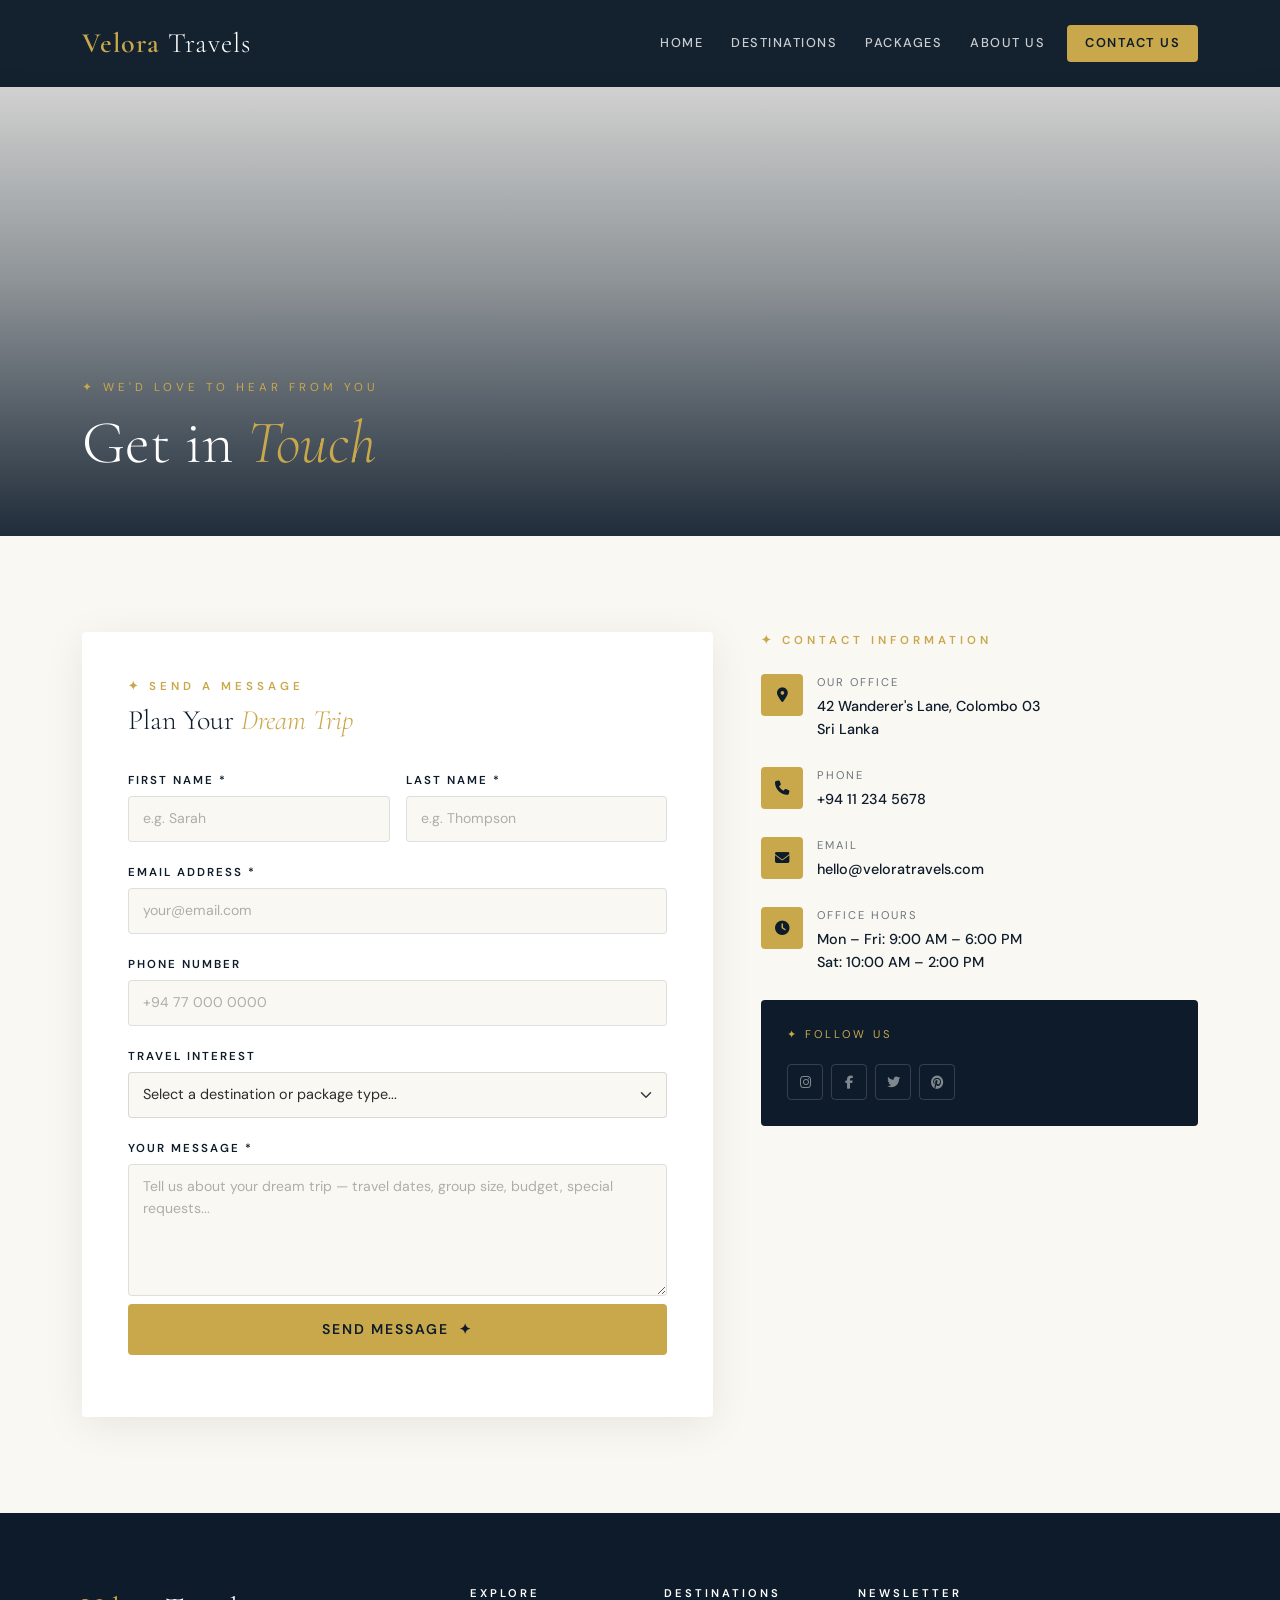
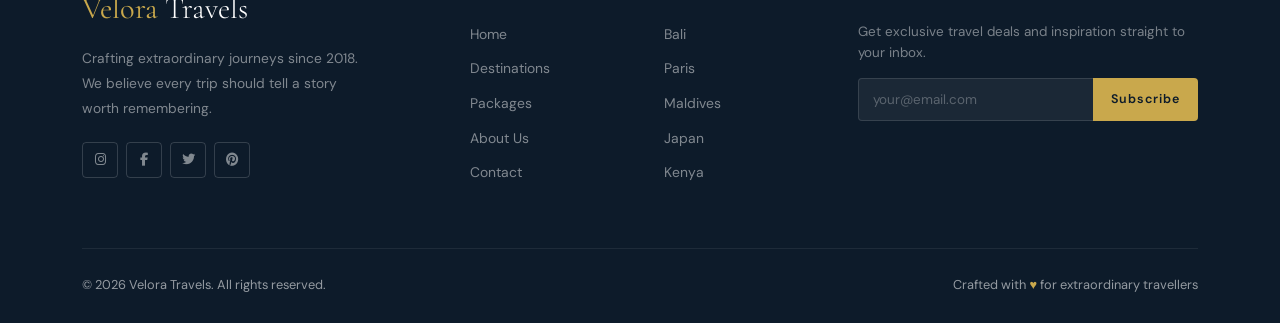
<file: contact.html>
<!DOCTYPE html>
<html lang="en">
<head>
  
  <meta charset="UTF-8" />
  <meta name="viewport" content="width=device-width, initial-scale=1.0" />
  <meta name="description" content="Contact Velora Travels to start planning your dream trip. We respond within 24 hours." />
  <title>Contact Us — Velora Travels</title>

  <link rel="preconnect" href="https://fonts.googleapis.com" />
  <link rel="preconnect" href="https://fonts.gstatic.com" crossorigin />
  <link href="https://fonts.googleapis.com/css2?family=Cormorant+Garamond:ital,wght@0,300;0,400;0,600;1,300;1,400&family=DM+Sans:wght@300;400;500;600&display=swap" rel="stylesheet" />
  <link href="https://cdn.jsdelivr.net/npm/bootstrap@5.3.3/dist/css/bootstrap.min.css" rel="stylesheet" />
  <link href="https://cdnjs.cloudflare.com/ajax/libs/font-awesome/6.5.0/css/all.min.css" rel="stylesheet" />
  <link rel="stylesheet" href="style.css" />

  <style>
    .page-hero-bg {
      background-image: url('https://images.unsplash.com/photo-1500835556837-99ac94a94552?w=1600&q=80');
    }
  </style>
</head>
<body>

  <div id="navbar-placeholder"></div>


  <!-- PAGE HERO -->
  <header class="page-hero">
    <div class="page-hero-bg"></div>
    <div class="page-hero-overlay"></div>
    <div class="container page-hero-content">
      <span class="breadcrumb-label">✦ We'd Love to Hear From You</span>
      <h1>Get in <em>Touch</em></h1>
    </div>
  </header>


  <!-- CONTACT SECTION -->
  <section class="section-lg bg-cream">
    <div class="container">
      <div class="row g-5">


        <!-- LEFT : Contact Form  -->
        <div class="col-lg-7">
          <div class="contact-form-wrap">

            <span class="section-eyebrow mb-2">✦ Send a Message</span>
            <h2 class="section-title" style="font-size:1.75rem; margin-bottom:28px;">
              Plan Your <em>Dream Trip</em>
            </h2>

            <div class="row g-3" id="contactForm">

              <!-- First name -->
              <div class="col-md-6">
                <label for="firstName" class="form-label">First Name *</label>
                <input type="text" class="form-control" id="firstName"
                       placeholder="e.g. Sarah" autocomplete="given-name" />
              </div>

              <!-- Last name -->
              <div class="col-md-6">
                <label for="lastName" class="form-label">Last Name *</label>
                <input type="text" class="form-control" id="lastName"
                       placeholder="e.g. Thompson" autocomplete="family-name" />
              </div>

              <!-- Email -->
              <div class="col-12">
                <label for="email" class="form-label">Email Address *</label>
                <input type="email" class="form-control" id="email"
                       placeholder="your@email.com" autocomplete="email" />
              </div>

              <!-- Phone -->
              <div class="col-12">
                <label for="phone" class="form-label">Phone Number</label>
                <input type="tel" class="form-control" id="phone"
                       placeholder="+94 77 000 0000" autocomplete="tel" />
              </div>

              <!-- Travel interest dropdown -->
              <div class="col-12">
                <label for="interest" class="form-label">Travel Interest</label>
                <select class="form-select" id="interest">
                  <option value="">Select a destination or package type...</option>
                  <option value="bali">Bali, Indonesia</option>
                  <option value="paris">Paris, France</option>
                  <option value="maldives">Maldives</option>
                  <option value="japan">Japan — Cherry Blossom Tour</option>
                  <option value="kenya">Kenya Safari</option>
                  <option value="greece">Greek Islands</option>
                  <option value="swiss">Swiss Alps</option>
                  <option value="custom">Custom </option>
                </select>
              </div>

              <!-- Message textarea -->
              <div class="col-12">
                <label for="message" class="form-label">Your Message *</label>
                <textarea class="form-control" id="message" rows="5"
                          placeholder="Tell us about your dream trip — travel dates, group size, budget, special requests..."></textarea>
              </div>

              <!-- Submit button -->
              <div class="col-12 mt-2">
                <button type="button" class="btn-gold w-100"
                        style="padding:14px; font-size:0.88rem;"
                        onclick="submitContactForm()">
                  Send Message &nbsp;&#10022;
                </button>
              </div>

              <!-- Success message -->
              <div class="col-12">
                <div class="alert-success-custom" id="successAlert">
                  &#10003;&nbsp; Thank you! Your message has been sent.
                  We'll be in touch within 24 hours.
                </div>
              </div>

            </div>
          </div>
        </div>

        <!-- ─ RIGHT : Contact Info── -->
        <div class="col-lg-5">

          <span class="section-eyebrow mb-4 d-block">✦ Contact Information</span>

          <!-- Office address -->
          <div class="contact-info-block">
            <div class="contact-icon-box">
              <i class="fas fa-map-marker-alt"></i>
            </div>
            <div>
              <p class="info-label">Our Office</p>
              <p class="info-value">42 Wanderer's Lane, Colombo 03<br />Sri Lanka</p>
            </div>
          </div>

          <!-- Phone -->
          <div class="contact-info-block">
            <div class="contact-icon-box">
              <i class="fas fa-phone"></i>
            </div>
            <div>
              <p class="info-label">Phone</p>
              <p class="info-value">+94 11 234 5678</p>
            </div>
          </div>

          <!-- Email -->
          <div class="contact-info-block">
            <div class="contact-icon-box">
              <i class="fas fa-envelope"></i>
            </div>
            <div>
              <p class="info-label">Email</p>
              <p class="info-value">hello@veloratravels.com</p>
            </div>
          </div>

          <!-- Hours -->
          <div class="contact-info-block">
            <div class="contact-icon-box">
              <i class="fas fa-clock"></i>
            </div>
            <div>
              <p class="info-label">Office Hours</p>
              <p class="info-value">
                Mon &ndash; Fri: 9:00 AM &ndash; 6:00 PM<br />
                Sat: 10:00 AM &ndash; 2:00 PM
              </p>
            </div>
          </div>

          <!-- Social media links -->
          <div style="background:var(--color-dark); padding:26px; border-radius:var(--radius); margin-top:8px;">
            <p style="color:var(--color-primary); font-size:0.7rem; letter-spacing:3px; text-transform:uppercase; margin-bottom:14px;">
              ✦ Follow Us
            </p>
            <div class="social-row">
              <a href="#" class="social-btn" aria-label="Instagram">
                <i class="fab fa-instagram"></i>
              </a>
              <a href="#" class="social-btn" aria-label="Facebook">
                <i class="fab fa-facebook-f"></i>
              </a>
              <a href="#" class="social-btn" aria-label="Twitter">
                <i class="fab fa-twitter"></i>
              </a>
              <a href="#" class="social-btn" aria-label="Pinterest">
                <i class="fab fa-pinterest"></i>
              </a>
            </div>
          </div>

        </div>

      </div>
    </div>
  </section>


  <div id="footer-placeholder"></div>

  <script src="https://cdn.jsdelivr.net/npm/bootstrap@5.3.3/dist/js/bootstrap.bundle.min.js"></script>
  <script src="components.js"></script>

  <script>
    
    renderNavbar('contact');
    renderFooter();

    /*  Contact Form Validation & Submission */
    function submitContactForm() {
      /* Grab field values */
      const firstName = document.getElementById('firstName').value.trim();
      const lastName  = document.getElementById('lastName').value.trim();
      const email     = document.getElementById('email').value.trim();
      const message   = document.getElementById('message').value.trim();

      /* red field if empty */
      function markField(id, valid) {
        const el = document.getElementById(id);
        el.style.borderColor = valid ? '' : '#dc3545';
      }

      /* Validate required fields */
      let isValid = true;

      if (!firstName) { markField('firstName', false); isValid = false; }
      else              markField('firstName', true);

      if (!lastName)  { markField('lastName',  false); isValid = false; }
      else              markField('lastName',  true);

      const emailRegex = /^[^\s@]+@[^\s@]+\.[^\s@]+$/;
      if (!email || !emailRegex.test(email)) {
        markField('email', false); isValid = false;
      } else {
        markField('email', true);
      }

      if (!message)   { markField('message',   false); isValid = false; }
      else              markField('message',   true);

      if (!isValid) {
        document.querySelector('[style*="dc3545"]')
                ?.scrollIntoView({ behavior: 'smooth', block: 'center' });
        return;
      }

      /*  if all valid show success message and reset form  */
      const successAlert = document.getElementById('successAlert');
      successAlert.style.display = 'block';

      /* Clear all fields */
      ['firstName', 'lastName', 'email', 'phone', 'interest', 'message']
        .forEach(id => {
          const el = document.getElementById(id);
          if (el) el.value = '';
        });

      successAlert.scrollIntoView({ behavior: 'smooth', block: 'center' });

      setTimeout(() => { successAlert.style.display = 'none'; }, 6000);
    }
  </script>

</body>
</html>
</file>
<file: style.css>
/* 1. CSS VARIABLES */
:root {
  --color-primary:    #C9A84C;   /* Gold — brand accent */
  --color-primary-lt: #E8C97A;   /* Light gold — hover state */
  --color-dark:       #0D1B2A;   /* Navy — backgrounds, navbar */
  --color-dark-mid:   #1A2F45;   /* Mid navy — cards on dark bg */
  --color-cream:      #FAF8F3;   /* Cream — main page background */
  --color-warm:       #F5F0E8;   /* Warm off-white — alternate sections */
  --color-text:       #2C2C2C;   /* Main body text */
  --color-muted:      #6C757D;   /* Muted / secondary text */
  --color-white:      #FFFFFF;
  --font-heading:     'Cormorant Garamond', serif;
  --font-body:        'DM Sans', sans-serif;
  --transition:       all 0.3s ease;
  --radius:           4px;
  --shadow-card:      0 8px 40px rgba(0, 0, 0, 0.08);
  --shadow-hover:     0 20px 60px rgba(0, 0, 0, 0.14);
}

/*  2. GLOBAL  */
*,
*::before,
*::after {
  box-sizing: border-box;
}

body {
  font-family: var(--font-body);
  background-color: var(--color-cream);
  color: var(--color-text);
  overflow-x: hidden;
  line-height: 1.6;
}

h1, h2, h3, h4, h5 {
  font-family: var(--font-heading);
  line-height: 1.2;
}

img {
  max-width: 100%;
  height: auto;
  display: block;
}

a {
  text-decoration: none;
  transition: var(--transition);
}

/*  3. TYPOGRAPHY USED IN   */
.section-eyebrow {
  font-family: var(--font-body);
  font-size: 0.72rem;
  font-weight: 600;
  letter-spacing: 4px;
  text-transform: uppercase;
  color: var(--color-primary);
  margin-bottom: 10px;
  display: block;
}

.section-title {
  font-size: clamp(1.9rem, 4vw, 2.8rem);
  font-weight: 300;
  color: var(--color-dark);
  margin-bottom: 14px;
}

.section-title em {
  font-style: italic;
  color: var(--color-primary);
}

.section-subtitle {
  font-size: 0.95rem;
  color: var(--color-muted);
  max-width: 540px;
  line-height: 1.8;
}

.gold-divider {
  width: 48px;
  height: 2px;
  background-color: var(--color-primary);
  margin: 18px 0;
  border: none;
}

/*  4. BUTTONS  */

.btn-gold {
  display: inline-block;
  background-color: var(--color-primary);
  color: var(--color-dark);
  font-family: var(--font-body);
  font-size: 0.8rem;
  font-weight: 600;
  letter-spacing: 2px;
  text-transform: uppercase;
  padding: 13px 34px;
  border: none;
  border-radius: var(--radius);
  cursor: pointer;
  transition: var(--transition);
}

.btn-gold:hover {
  background-color: var(--color-primary-lt);
  color: var(--color-dark);
  transform: translateY(-2px);
  box-shadow: 0 8px 24px rgba(201, 168, 76, 0.35);
}

.btn-outline-white {
  display: inline-block;
  background-color: transparent;
  color: var(--color-white);
  font-family: var(--font-body);
  font-size: 0.8rem;
  font-weight: 500;
  letter-spacing: 2px;
  text-transform: uppercase;
  padding: 13px 34px;
  border: 1px solid rgba(255, 255, 255, 0.45);
  border-radius: var(--radius);
  cursor: pointer;
  transition: var(--transition);
}

.btn-outline-white:hover {
  border-color: var(--color-primary);
  color: var(--color-primary);
}

.btn-dark-navy {
  display: inline-block;
  background-color: var(--color-dark);
  color: var(--color-white);
  font-family: var(--font-body);
  font-size: 0.78rem;
  font-weight: 500;
  letter-spacing: 1.5px;
  text-transform: uppercase;
  padding: 10px 24px;
  border: none;
  border-radius: var(--radius);
  cursor: pointer;
  transition: var(--transition);
}

.btn-dark-navy:hover {
  background-color: var(--color-primary);
  color: var(--color-dark);
}

/*  5. NAVBAR  */
.site-navbar {
  background-color: rgba(13, 27, 42, 0.97);
  backdrop-filter: blur(12px);
  -webkit-backdrop-filter: blur(12px);
  padding: 16px 0;
  position: fixed;
  top: 0;
  left: 0;
  right: 0;
  z-index: 1050;
  transition: var(--transition);
}

.site-navbar .navbar-brand {
  font-family: var(--font-heading);
  font-size: 1.75rem;
  font-weight: 600;
  color: var(--color-primary) !important;
  letter-spacing: 1px;
}

.site-navbar .navbar-brand span {
  color: var(--color-white);
  font-weight: 300;
}

.site-navbar .nav-link {
  font-family: var(--font-body);
  color: rgba(255, 255, 255, 0.78) !important;
  font-size: 0.8rem;
  font-weight: 500;
  letter-spacing: 1.5px;
  text-transform: uppercase;
  padding: 8px 14px !important;
  border-radius: var(--radius);
  transition: var(--transition);
}

.site-navbar .nav-link:hover,
.site-navbar .nav-link.active {
  color: var(--color-primary) !important;
  background-color: rgba(201, 168, 76, 0.08);
}

/* Contact Us — highlighted nav button */
.site-navbar .nav-link.nav-cta {
  background-color: var(--color-primary);
  color: var(--color-dark) !important;
  font-weight: 600;
  margin-left: 8px;
  padding: 8px 18px !important;
}

.site-navbar .nav-link.nav-cta:hover {
  background-color: var(--color-primary-lt);
}

/* Hamburger icon color */
.site-navbar .navbar-toggler {
  border: 1px solid rgba(255, 255, 255, 0.25);
  padding: 6px 10px;
}

.site-navbar .navbar-toggler-icon {
  background-image: url("data:image/svg+xml,%3csvg xmlns='http://www.w3.org/2000/svg' viewBox='0 0 30 30'%3e%3cpath stroke='rgba%28255,255,255,0.85%29' stroke-linecap='round' stroke-miterlimit='10' stroke-width='2' d='M4 7h22M4 15h22M4 23h22'/%3e%3c/svg%3e");
}

/* ── 6. PAGE HERO (inner pages) ── */
.page-hero {
  position: relative;
  height: 52vh;
  min-height: 320px;
  display: flex;
  align-items: flex-end;
  padding-bottom: 56px;
  margin-top: 68px;           /* offset for fixed navbar */
  overflow: hidden;
}

.page-hero-bg {
  position: absolute;
  inset: 0;
  background-size: cover;
  background-position: center;
  opacity: 0.48;
}

.page-hero-overlay {
  position: absolute;
  inset: 0;
  background: linear-gradient(
    to top,
    rgba(13, 27, 42, 0.92) 0%,
    rgba(13, 27, 42, 0.45) 55%,
    rgba(13, 27, 42, 0.15) 100%
  );
}

.page-hero-content {
  position: relative;
  z-index: 2;
  color: var(--color-white);
}

.page-hero-content .breadcrumb-label {
  font-size: 0.72rem;
  letter-spacing: 4px;
  text-transform: uppercase;
  color: var(--color-primary);
  margin-bottom: 10px;
  display: block;
}

.page-hero-content h1 {
  font-size: clamp(2.2rem, 5vw, 3.8rem);
  font-weight: 300;
  color: var(--color-white);
  margin: 0;
}

.page-hero-content h1 em {
  color: var(--color-primary);
  font-style: italic;
}

/* ── 7. DESTINATION CARDS ── */
.dest-card {
  position: relative;
  height: 400px;
  border-radius: var(--radius);
  overflow: hidden;
  cursor: pointer;
  transition: transform 0.4s ease;
}

.dest-card:hover {
  transform: translateY(-8px);
  box-shadow: var(--shadow-hover);
}

.dest-card img {
  width: 100%;
  height: 100%;
  object-fit: cover;
  transition: transform 0.6s ease;
}

.dest-card:hover img {
  transform: scale(1.07);
}

.dest-card-overlay {
  position: absolute;
  inset: 0;
  background: linear-gradient(
    to top,
    rgba(13, 27, 42, 0.88) 0%,
    rgba(13, 27, 42, 0.05) 55%
  );
}

.dest-card-body {
  position: absolute;
  bottom: 0;
  left: 0;
  right: 0;
  padding: 26px;
  color: var(--color-white);
}

.dest-card-body .dest-region {
  font-size: 0.68rem;
  letter-spacing: 2.5px;
  text-transform: uppercase;
  color: var(--color-primary);
  margin-bottom: 6px;
}

.dest-card-body h3 {
  font-size: 1.55rem;
  font-weight: 400;
  margin-bottom: 4px;
}

.dest-card-body p {
  font-size: 0.82rem;
  color: rgba(255, 255, 255, 0.68);
  margin: 0;
}

/* ── 8. PACKAGE CARDS ── */
.pkg-card {
  background-color: var(--color-white);
  border-radius: var(--radius);
  overflow: hidden;
  border: 1px solid rgba(0, 0, 0, 0.07);
  transition: var(--transition);
  height: 100%;
  display: flex;
  flex-direction: column;
}

.pkg-card:hover {
  transform: translateY(-6px);
  box-shadow: var(--shadow-hover);
}

.pkg-card img {
  width: 100%;
  height: 210px;
  object-fit: cover;
}

.pkg-card-body {
  padding: 26px;
  flex: 1;
  display: flex;
  flex-direction: column;
}

.pkg-card-body h4 {
  font-size: 1.25rem;
  font-weight: 400;
  color: var(--color-dark);
  margin-bottom: 10px;
}

.pkg-meta {
  display: flex;
  flex-wrap: wrap;
  gap: 14px;
  margin-bottom: 12px;
}

.pkg-meta span {
  font-size: 0.78rem;
  color: var(--color-muted);
}

.pkg-meta i {
  color: var(--color-primary);
  margin-right: 4px;
}

.pkg-card-body p {
  font-size: 0.85rem;
  color: var(--color-muted);
  line-height: 1.75;
  flex: 1;
}

.pkg-price {
  font-family: var(--font-heading);
  font-size: 1.7rem;
  font-weight: 600;
  color: var(--color-primary);
  margin-top: 14px;
}

.pkg-price small {
  font-family: var(--font-body);
  font-size: 0.78rem;
  color: var(--color-muted);
  font-weight: 400;
}

/* ── 9. STATS BAR ── */
.stats-bar {
  background-color: var(--color-dark);
  padding: 34px 0;
}

.stat-item {
  text-align: center;
  color: var(--color-white);
}

.stat-num {
  font-family: var(--font-heading);
  font-size: 2.3rem;
  font-weight: 600;
  color: var(--color-primary);
  display: block;
  line-height: 1;
}

.stat-label {
  font-size: 0.72rem;
  letter-spacing: 2.5px;
  text-transform: uppercase;
  color: rgba(255, 255, 255, 0.48);
  margin-top: 5px;
  display: block;
}

/* ── 10. TESTIMONIAL CARDS ── */
.testi-section {
  background-color: var(--color-dark);
}

.testi-card {
  background-color: rgba(255, 255, 255, 0.05);
  border: 1px solid rgba(255, 255, 255, 0.09);
  border-radius: var(--radius);
  padding: 34px;
  height: 100%;
  transition: var(--transition);
}

.testi-card:hover {
  background-color: rgba(255, 255, 255, 0.09);
  transform: translateY(-4px);
}

.testi-stars {
  color: var(--color-primary);
  font-size: 0.88rem;
  letter-spacing: 3px;
  margin-bottom: 14px;
}

.testi-quote {
  font-family: var(--font-heading);
  font-size: 1.08rem;
  font-style: italic;
  color: rgba(255, 255, 255, 0.74);
  line-height: 1.85;
  margin-bottom: 20px;
}

.testi-author {
  font-size: 0.8rem;
  font-weight: 600;
  letter-spacing: 1.5px;
  text-transform: uppercase;
  color: var(--color-primary);
}

.testi-origin {
  font-size: 0.78rem;
  color: rgba(255, 255, 255, 0.38);
  margin-top: 3px;
}

/* ── 11. FILTER PILLS (Destinations page) ── */
.filter-pills {
  padding: 36px 0 24px;
  display: flex;
  flex-wrap: wrap;
  gap: 8px;
}

.filter-pill {
  background-color: transparent;
  border: 1px solid rgba(0, 0, 0, 0.15);
  border-radius: var(--radius);
  padding: 7px 18px;
  font-family: var(--font-body);
  font-size: 0.76rem;
  font-weight: 500;
  letter-spacing: 1.5px;
  text-transform: uppercase;
  color: var(--color-text);
  cursor: pointer;
  transition: var(--transition);
}

.filter-pill:hover,
.filter-pill.active {
  background-color: var(--color-dark);
  border-color: var(--color-dark);
  color: var(--color-white);
}

/* ── 12. ABOUT PAGE ── */
.mission-section {
  background-color: var(--color-dark);
  padding: 88px 0;
}

.mission-section .section-title {
  color: var(--color-white);
}

.value-card {
  background-color: rgba(255, 255, 255, 0.04);
  border: 1px solid rgba(255, 255, 255, 0.09);
  border-radius: var(--radius);
  padding: 32px 26px;
  text-align: center;
  height: 100%;
  transition: var(--transition);
}

.value-card:hover {
  background-color: rgba(255, 255, 255, 0.08);
  transform: translateY(-4px);
}

.value-icon {
  font-size: 1.9rem;
  color: var(--color-primary);
  margin-bottom: 14px;
}

.value-card h5 {
  font-size: 1.2rem;
  color: var(--color-white);
  margin-bottom: 10px;
}

.value-card p {
  font-size: 0.86rem;
  color: rgba(255, 255, 255, 0.52);
  line-height: 1.75;
  margin: 0;
}

.team-card {
  text-align: center;
}

.team-card img {
  width: 130px;
  height: 130px;
  border-radius: 50%;
  object-fit: cover;
  border: 3px solid var(--color-primary);
  margin: 0 auto 14px;
}

.team-card h5 {
  font-size: 1.15rem;
  color: var(--color-dark);
  margin-bottom: 4px;
}

.team-card .team-role {
  font-size: 0.72rem;
  letter-spacing: 2px;
  text-transform: uppercase;
  color: var(--color-primary);
}

/* ── 13. CONTACT PAGE ── */
.contact-form-wrap {
  background-color: var(--color-white);
  border-radius: var(--radius);
  padding: 46px;
  box-shadow: var(--shadow-card);
}

.contact-info-block {
  display: flex;
  align-items: flex-start;
  gap: 14px;
  margin-bottom: 26px;
}

.contact-icon-box {
  width: 42px;
  height: 42px;
  min-width: 42px;
  background-color: var(--color-primary);
  border-radius: var(--radius);
  display: flex;
  align-items: center;
  justify-content: center;
  color: var(--color-dark);
  font-size: 0.9rem;
}

.contact-info-block .info-label {
  font-size: 0.7rem;
  letter-spacing: 2px;
  text-transform: uppercase;
  color: var(--color-muted);
  margin-bottom: 3px;
}

.contact-info-block .info-value {
  font-size: 0.9rem;
  font-weight: 500;
  color: var(--color-dark);
  margin: 0;
}

/* Bootstrap form overrides */
.form-label {
  font-size: 0.72rem;
  font-weight: 600;
  letter-spacing: 2px;
  text-transform: uppercase;
  color: var(--color-dark);
  margin-bottom: 6px;
}

.form-control,
.form-select {
  border: 1px solid rgba(0, 0, 0, 0.13);
  border-radius: var(--radius);
  padding: 11px 14px;
  font-family: var(--font-body);
  font-size: 0.9rem;
  background-color: var(--color-cream);
  color: var(--color-text);
  transition: border-color 0.25s ease;
}

.form-control:focus,
.form-select:focus {
  border-color: var(--color-primary);
  box-shadow: none;
  background-color: var(--color-white);
}

.form-control::placeholder {
  color: rgba(0, 0, 0, 0.3);
  font-size: 0.88rem;
}

/* Success alert */
.alert-success-custom {
  display: none;
  background-color: #d4edda;
  border: 1px solid #c3e6cb;
  color: #155724;
  border-radius: var(--radius);
  padding: 14px 18px;
  font-size: 0.88rem;
  margin-top: 16px;
}

/* ── 14. FOOTER ── */
.site-footer {
  background-color: var(--color-dark);
  padding: 72px 0 28px;
  color: rgba(255, 255, 255, 0.56);
}

.footer-brand {
  font-family: var(--font-heading);
  font-size: 1.9rem;
  color: var(--color-primary);
  display: block;
  margin-bottom: 12px;
}

.footer-brand span {
  color: var(--color-white);
  font-weight: 300;
}

.footer-tagline {
  font-size: 0.86rem;
  line-height: 1.85;
  max-width: 290px;
  color: rgba(255, 255, 255, 0.48);
}

.footer-heading {
  font-family: var(--font-body);
  font-size: 0.7rem;
  font-weight: 600;
  letter-spacing: 3px;
  text-transform: uppercase;
  color: var(--color-white);
  margin-bottom: 18px;
}

.footer-links {
  list-style: none;
  padding: 0;
  margin: 0;
}

.footer-links li {
  margin-bottom: 9px;
}

.footer-links a {
  color: rgba(255, 255, 255, 0.48);
  font-size: 0.87rem;
  transition: var(--transition);
}

.footer-links a:hover {
  color: var(--color-primary);
}

.social-row {
  display: flex;
  gap: 8px;
  margin-top: 20px;
}

.social-btn {
  width: 36px;
  height: 36px;
  border: 1px solid rgba(255, 255, 255, 0.16);
  border-radius: var(--radius);
  display: flex;
  align-items: center;
  justify-content: center;
  color: rgba(255, 255, 255, 0.48);
  font-size: 0.82rem;
  transition: var(--transition);
}

.social-btn:hover {
  border-color: var(--color-primary);
  color: var(--color-primary);
}

.newsletter-row {
  display: flex;
  margin-top: 4px;
}

.newsletter-row input {
  flex: 1;
  background-color: rgba(255, 255, 255, 0.06);
  border: 1px solid rgba(255, 255, 255, 0.12);
  border-right: none;
  border-radius: var(--radius) 0 0 var(--radius);
  padding: 10px 14px;
  color: var(--color-white);
  font-family: var(--font-body);
  font-size: 0.84rem;
  outline: none;
}

.newsletter-row input::placeholder {
  color: rgba(255, 255, 255, 0.28);
}

.newsletter-row button {
  background-color: var(--color-primary);
  border: none;
  border-radius: 0 var(--radius) var(--radius) 0;
  padding: 10px 18px;
  color: var(--color-dark);
  font-weight: 600;
  font-size: 0.78rem;
  letter-spacing: 1px;
  cursor: pointer;
  transition: var(--transition);
  white-space: nowrap;
}

.newsletter-row button:hover {
  background-color: var(--color-primary-lt);
}

.footer-bottom {
  border-top: 1px solid rgba(255, 255, 255, 0.07);
  padding-top: 26px;
  margin-top: 54px;
  font-size: 0.8rem;
  display: flex;
  flex-wrap: wrap;
  justify-content: space-between;
  align-items: center;
  gap: 10px;
}

/* ── 15. CTA BANNER ── */
.cta-banner {
  background-color: var(--color-primary);
  padding: 76px 0;
  text-align: center;
}

.cta-banner h2 {
  font-size: clamp(1.8rem, 4vw, 2.7rem);
  font-weight: 300;
  color: var(--color-dark);
  margin-bottom: 10px;
}

.cta-banner h2 em {
  font-style: italic;
}

.cta-banner p {
  color: rgba(13, 27, 42, 0.6);
  margin-bottom: 30px;
  font-size: 0.95rem;
}

/* ── 16. SECTION SPACING ── */
.section-lg {
  padding: 96px 0;
}

.section-md {
  padding: 72px 0;
}

/* ── 17. MISC ── */
.bg-cream   { background-color: var(--color-cream); }
.bg-warm    { background-color: var(--color-warm); }
.bg-navy    { background-color: var(--color-dark); }

/* ── 18. ANIMATIONS ── */
@keyframes fadeUp {
  from { opacity: 0; transform: translateY(28px); }
  to   { opacity: 1; transform: translateY(0); }
}

.animate-fade-up {
  animation: fadeUp 0.75s ease forwards;
  opacity: 0;
}

.anim-delay-1 { animation-delay: 0.15s; }
.anim-delay-2 { animation-delay: 0.30s; }
.anim-delay-3 { animation-delay: 0.45s; }
.anim-delay-4 { animation-delay: 0.60s; }

/* ── 19. RESPONSIVE OVERRIDES ── */
@media (max-width: 991.98px) {
  /* Stack nav links in mobile menu */
  .site-navbar .nav-link.nav-cta {
    margin-left: 0;
    margin-top: 6px;
    display: inline-block;
  }
}

@media (max-width: 767.98px) {
  .contact-form-wrap { padding: 28px 20px; }
  .dest-card { height: 320px; }
  .btn-outline-white { margin-left: 0; margin-top: 12px; }
}
</file>
